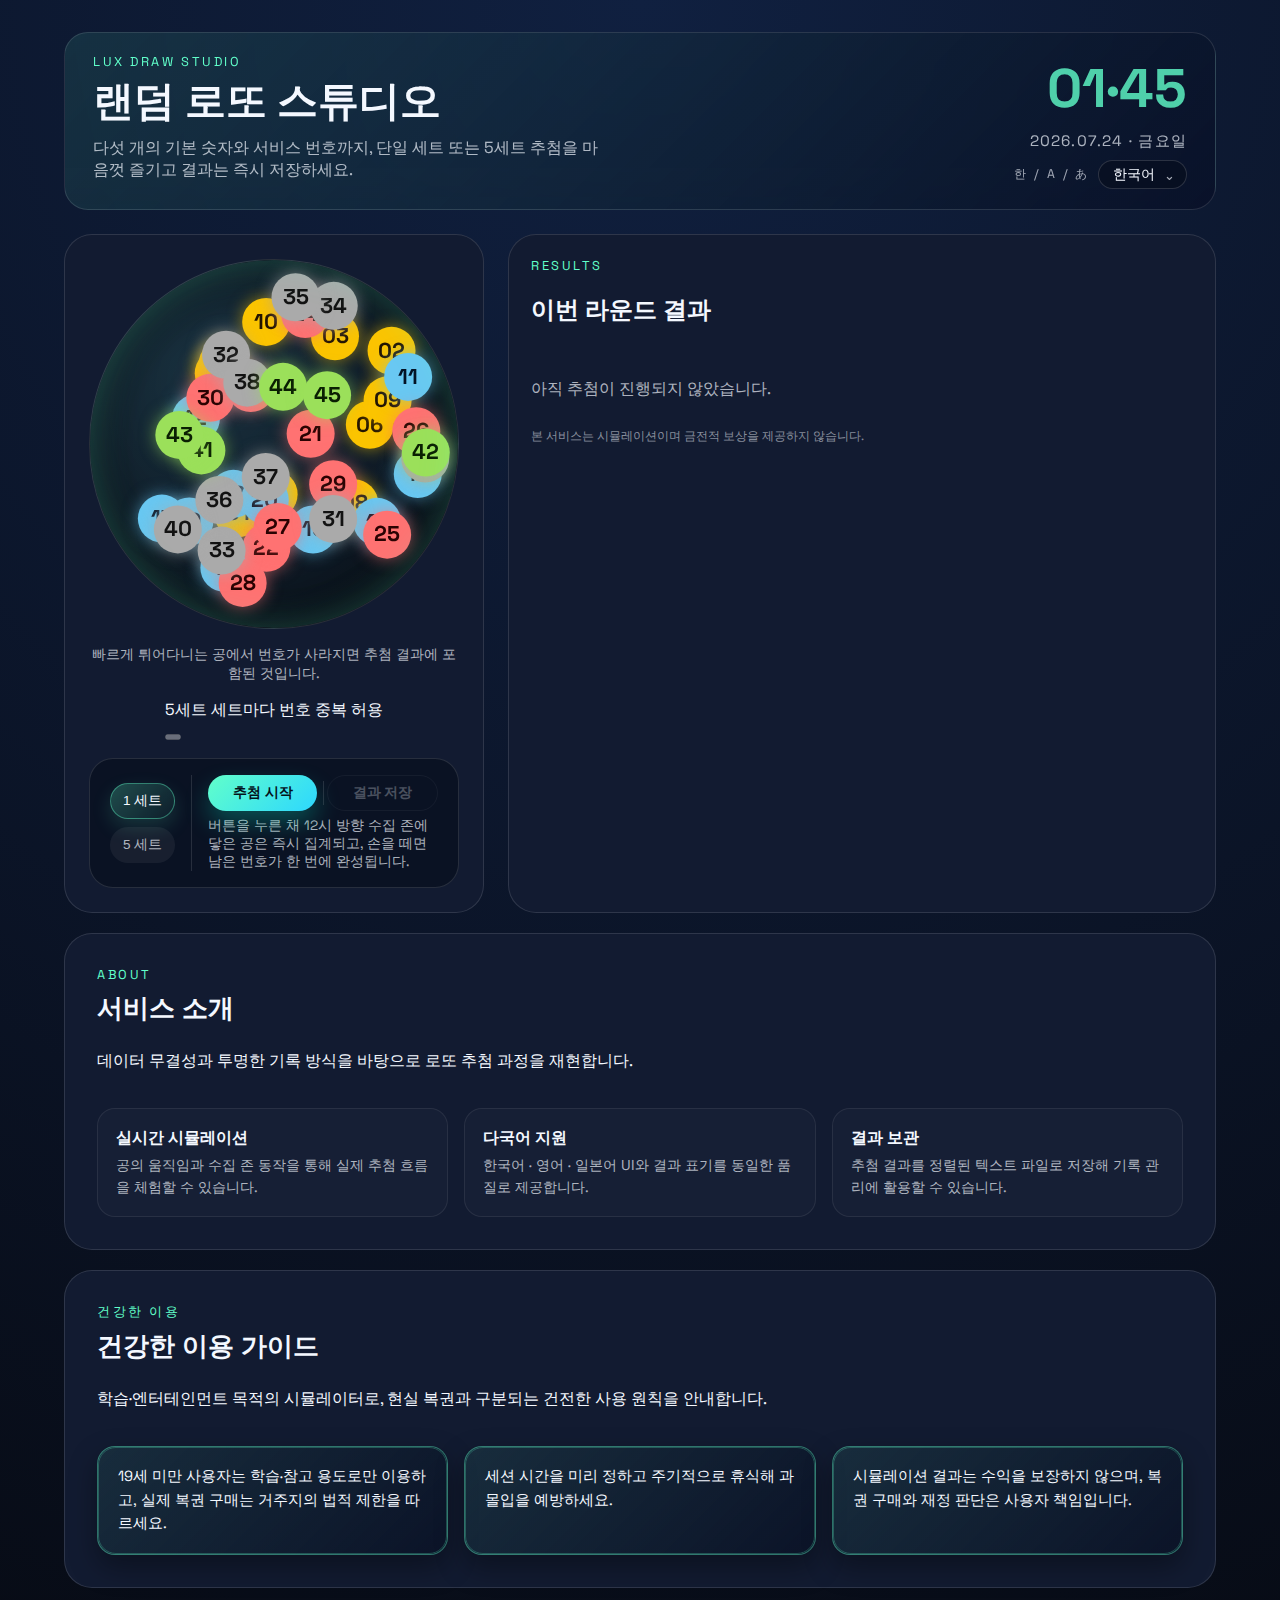
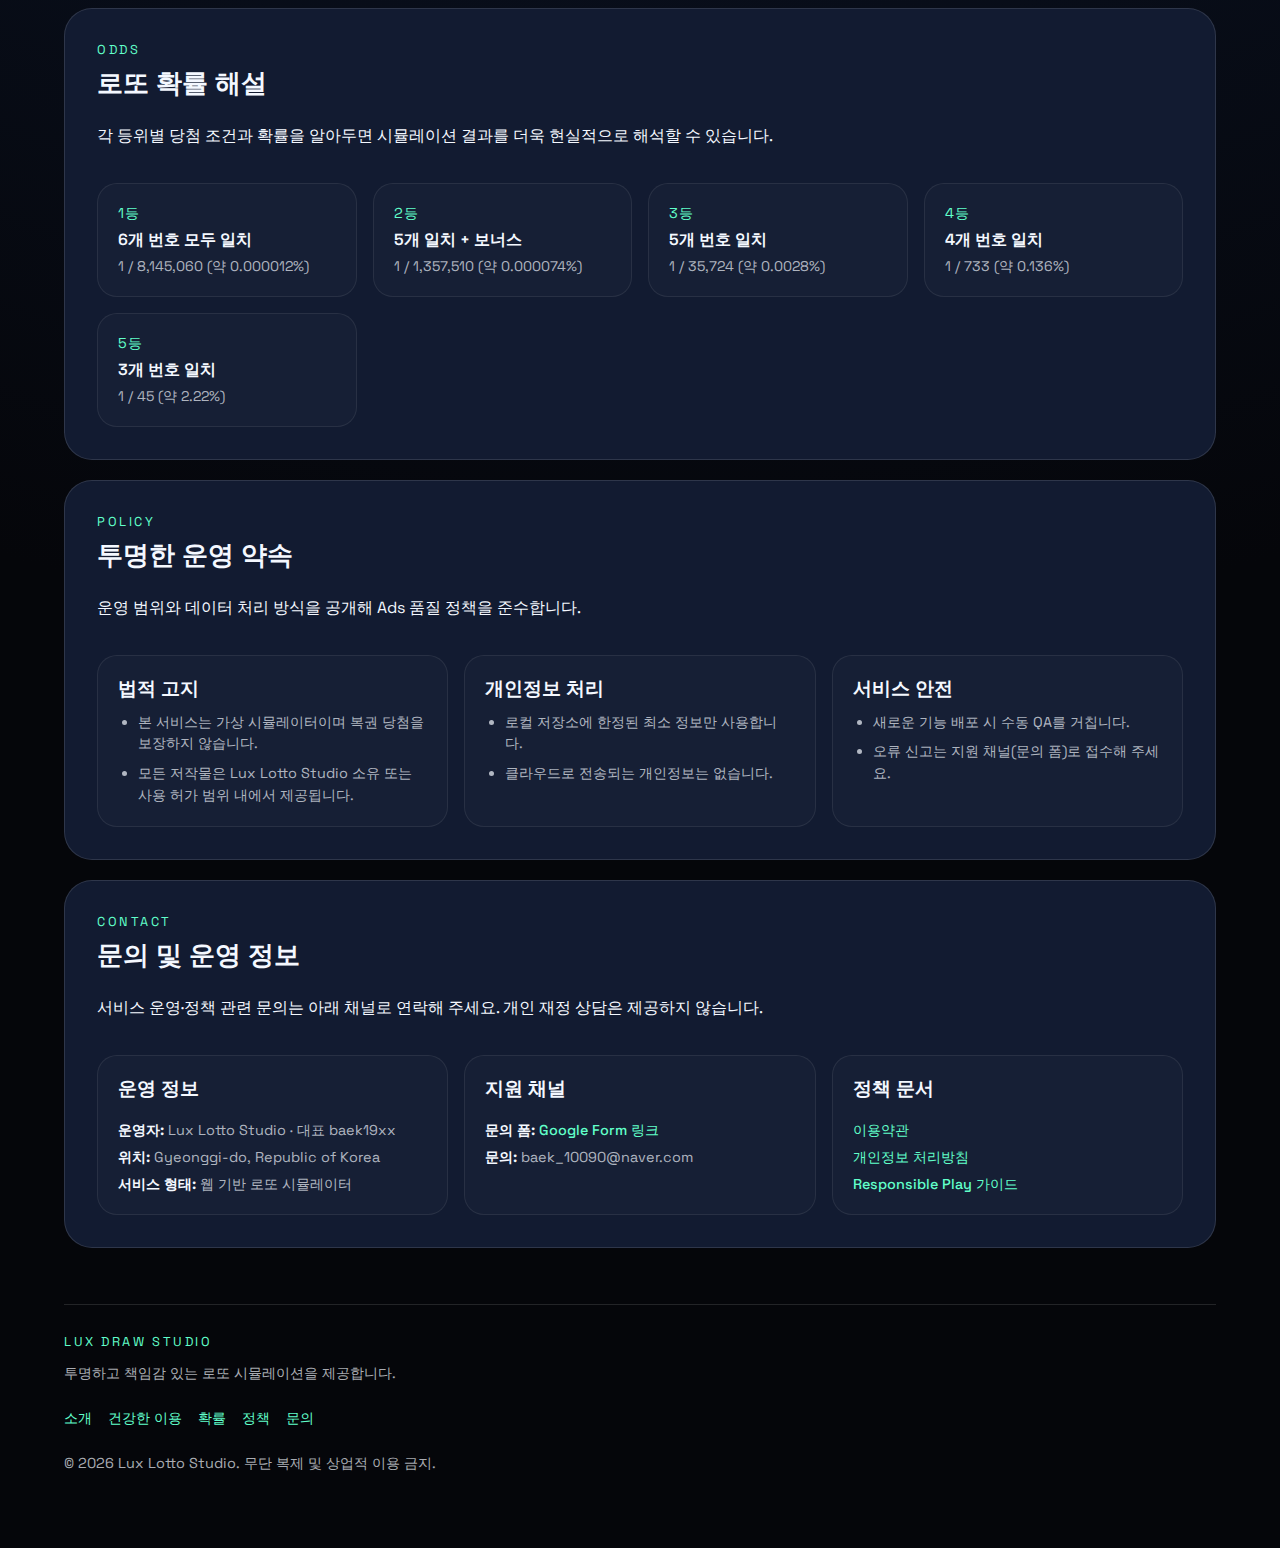
<file: lotto/index.html>
<!DOCTYPE html>
<html lang="ko">
  <head>
    <meta charset="UTF-8" />
    <meta name="viewport" content="width=device-width, initial-scale=1.0" />
    <meta name="google-adsense-account" content="ca-pub-5668095080661070" />
    <title>럭스 로또 추첨실</title>
    <script
      async
      src="https://pagead2.googlesyndication.com/pagead/js/adsbygoogle.js?client=ca-pub-5668095080661070"
      crossorigin="anonymous"
    ></script>
    <link rel="preconnect" href="https://fonts.googleapis.com" />
    <link rel="preconnect" href="https://fonts.gstatic.com" crossorigin />
    <link
      href="https://fonts.googleapis.com/css2?family=Space+Grotesk:wght@400;500;600;700&display=swap"
      rel="stylesheet"
    />
    <link rel="stylesheet" href="./styles.css" />
  </head>
  <body>
    <div class="page-shell">
      <header class="hero">
        <div class="hero-content">
          <p class="eyebrow">LUX DRAW STUDIO</p>
          <h1 id="heroTitle">Refined Lotto Drawing Experience</h1>
          <p class="subtitle" id="heroSubtitle">
            다섯 개의 기본 숫자와 서비스 번호까지, 단일 세트 또는 5세트 추첨을 마음껏 즐겨보세요.
            결과는 즉시 저장할 수도 있습니다.
          </p>
        </div>
        <div class="hero-accent">
          <div class="accent-number">01·45</div>
          <p id="heroDate" class="hero-date"></p>
          <div class="lang-picker">
            <span class="lang-label" aria-hidden="true">한 / A / あ</span>
            <label class="visually-hidden" for="languageSelect">언어 선택</label>
            <select id="languageSelect">
              <option value="ko">한국어</option>
              <option value="en">English</option>
              <option value="ja">日本語</option>
            </select>
          </div>
        </div>
      </header>

      <main class="lotto-app">
        <section class="experience-layout">
          <div class="arena-stack">
            <div class="arena-wrapper">
              <div class="arena" aria-live="polite">
                <canvas id="ballCanvas"></canvas>
                <div id="collectionZone" class="collection-zone" aria-hidden="true"></div>
                <div class="orb-glow"></div>
              </div>
              <p class="arena-caption" id="arenaCaption">
                빠르게 튀어다니는 공에서 번호가 사라지면 추첨 결과에 포함된 것입니다.
              </p>
              <div class="option-toggle disabled" id="duplicateToggle" role="group" aria-label="추가 옵션">
                <div class="toggle-copy">
                  <span class="toggle-label" id="duplicateToggleLabel">5세트 세트마다 번호 중복 허용</span>
                </div>
                <button
                  type="button"
                  class="toggle-switch"
                  id="duplicateToggleBtn"
                  aria-pressed="false"
                  aria-label="5세트 세트마다 번호 중복 허용"
                  disabled
                >
                  <span class="toggle-thumb"></span>
                </button>
              </div>
              <section class="controls-strip" aria-label="추첨 제어">
                <div class="mode-block">
                  <div class="mode-buttons" role="group" aria-label="추첨 모드 선택">
                    <button class="mode-btn active" data-mode="single">1 세트</button>
                    <button class="mode-btn" data-mode="multi">5 세트</button>
                  </div>
                </div>

                <div class="actions-block">
                  <div class="primary-actions">
                    <button id="drawBtn" class="action-btn">
                      추첨 시작
                    </button>
                    <button id="saveBtn" class="ghost-btn" disabled>
                      결과 저장
                    </button>
                  </div>
                  <p class="meta-text" id="metaText">
                    새 추첨 시 자동 초기화 후 다시 진행됩니다.
                  </p>
                </div>
              </section>
            </div>
          </div>
          <div class="side-panel">
            <section class="results-panel">
              <header>
                <div>
                  <p class="eyebrow" id="resultsEyebrow">RESULTS</p>
                  <h2 id="resultsHeading">이번 라운드 결과</h2>
                </div>
              </header>
              <div id="resultsContainer" class="results-list empty">
                <p>아직 추첨이 진행되지 않았습니다.</p>
              </div>
              <p class="results-disclaimer" id="resultsDisclaimer">
                본 서비스는 시뮬레이션이며 금전적 보상을 제공하지 않습니다.
              </p>
            </section>
          </div>
        </section>

        <section id="infoSection" class="content-section" aria-labelledby="infoHeading">
          <header class="section-header">
            <p class="eyebrow" id="infoEyebrow">ABOUT</p>
            <h2 id="infoHeading">서비스 소개</h2>
            <p id="infoIntro">
              데이터 무결성과 투명한 기록 방식을 바탕으로 로또 추첨 과정을 재현합니다.
            </p>
          </header>
          <div class="info-grid" id="infoGrid"></div>
        </section>

        <section id="responsibleSection" class="content-section" aria-labelledby="responsibleHeading">
          <header class="section-header">
            <p class="eyebrow" id="responsibleEyebrow">RESPONSIBLE PLAY</p>
            <h2 id="responsibleHeading">책임감 있는 이용 안내</h2>
            <p id="responsibleIntro">
              본 서비스는 확률형 게임 경험을 위한 시뮬레이터이며 실제 복권 구매와 금전적 이익을 제공하지 않습니다.
            </p>
          </header>
          <ul class="pillars-list" id="responsibleList" aria-label="책임감 있는 이용 원칙"></ul>
        </section>

        <section id="oddsSection" class="content-section" aria-labelledby="oddsHeading">
          <header class="section-header">
            <p class="eyebrow" id="oddsEyebrow">ODDS</p>
            <h2 id="oddsHeading">로또 확률 해설</h2>
            <p id="oddsIntro">
              각 조합의 난이도와 당첨 확률을 참고해 시뮬레이션 결과를 해석하세요.
            </p>
          </header>
          <div class="odds-grid" id="oddsGrid" role="list"></div>
        </section>

        <section id="policySection" class="content-section" aria-labelledby="policyHeading">
          <header class="section-header">
            <p class="eyebrow" id="policyEyebrow">POLICY</p>
            <h2 id="policyHeading">투명한 운영 약속</h2>
            <p id="policyIntro">
              이용약관, 개인정보 처리, 데이터 보관 정책을 공개하여 신뢰할 수 있는 서비스를 지향합니다.
            </p>
          </header>
          <div class="policy-columns">
            <article class="policy-card">
              <h3 id="policyLegalTitle">법적 고지</h3>
              <ul id="policyLegalList" class="policy-list"></ul>
            </article>
            <article class="policy-card">
              <h3 id="policyPrivacyTitle">개인정보 처리</h3>
              <ul id="policyPrivacyList" class="policy-list"></ul>
            </article>
            <article class="policy-card">
              <h3 id="policySafetyTitle">서비스 안전</h3>
              <ul id="policySafetyList" class="policy-list"></ul>
            </article>
          </div>
        </section>

        <section id="contactSection" class="content-section" aria-labelledby="contactHeading">
          <header class="section-header">
            <p class="eyebrow" id="contactEyebrow">CONTACT</p>
            <h2 id="contactHeading">문의 및 운영 정보</h2>
            <p id="contactIntro">
              운영자 정보와 연락처를 아래에서 확인할 수 있습니다.
            </p>
          </header>
          <div class="contact-grid">
            <article class="contact-card">
              <h3 id="contactOpsTitle">운영 정보</h3>
              <ul id="contactOpsList"></ul>
            </article>
            <article class="contact-card">
              <h3 id="contactSupportTitle">지원 채널</h3>
              <ul id="contactSupportList"></ul>
            </article>
            <article class="contact-card">
              <h3 id="contactDocsTitle">정책 문서</h3>
              <ul id="contactDocsList"></ul>
            </article>
          </div>
        </section>
      </main>

      <footer class="site-footer">
        <div class="footer-meta">
          <p class="eyebrow">LUX DRAW STUDIO</p>
          <p id="footerTagline">투명하고 책임감 있는 로또 시뮬레이션을 제공합니다.</p>
        </div>
        <div class="footer-links" aria-label="푸터 탐색">
          <a href="#infoSection" data-nav="info">소개</a>
          <a href="#responsibleSection" data-nav="responsible">책임 이용</a>
          <a href="#oddsSection" data-nav="odds">확률</a>
          <a href="#policySection" data-nav="policy">정책</a>
          <a href="#contactSection" data-nav="contact">문의</a>
        </div>
        <p class="footer-note">
          <span id="footerCopyright">
            © <span id="footerYear"></span> Lux Lotto Studio.
          </span>
          <span id="footerLegalNote">All rights reserved.</span>
        </p>
      </footer>
    </div>

    <script src="./scripts/app.js"></script>
  </body>
</html>
</file>
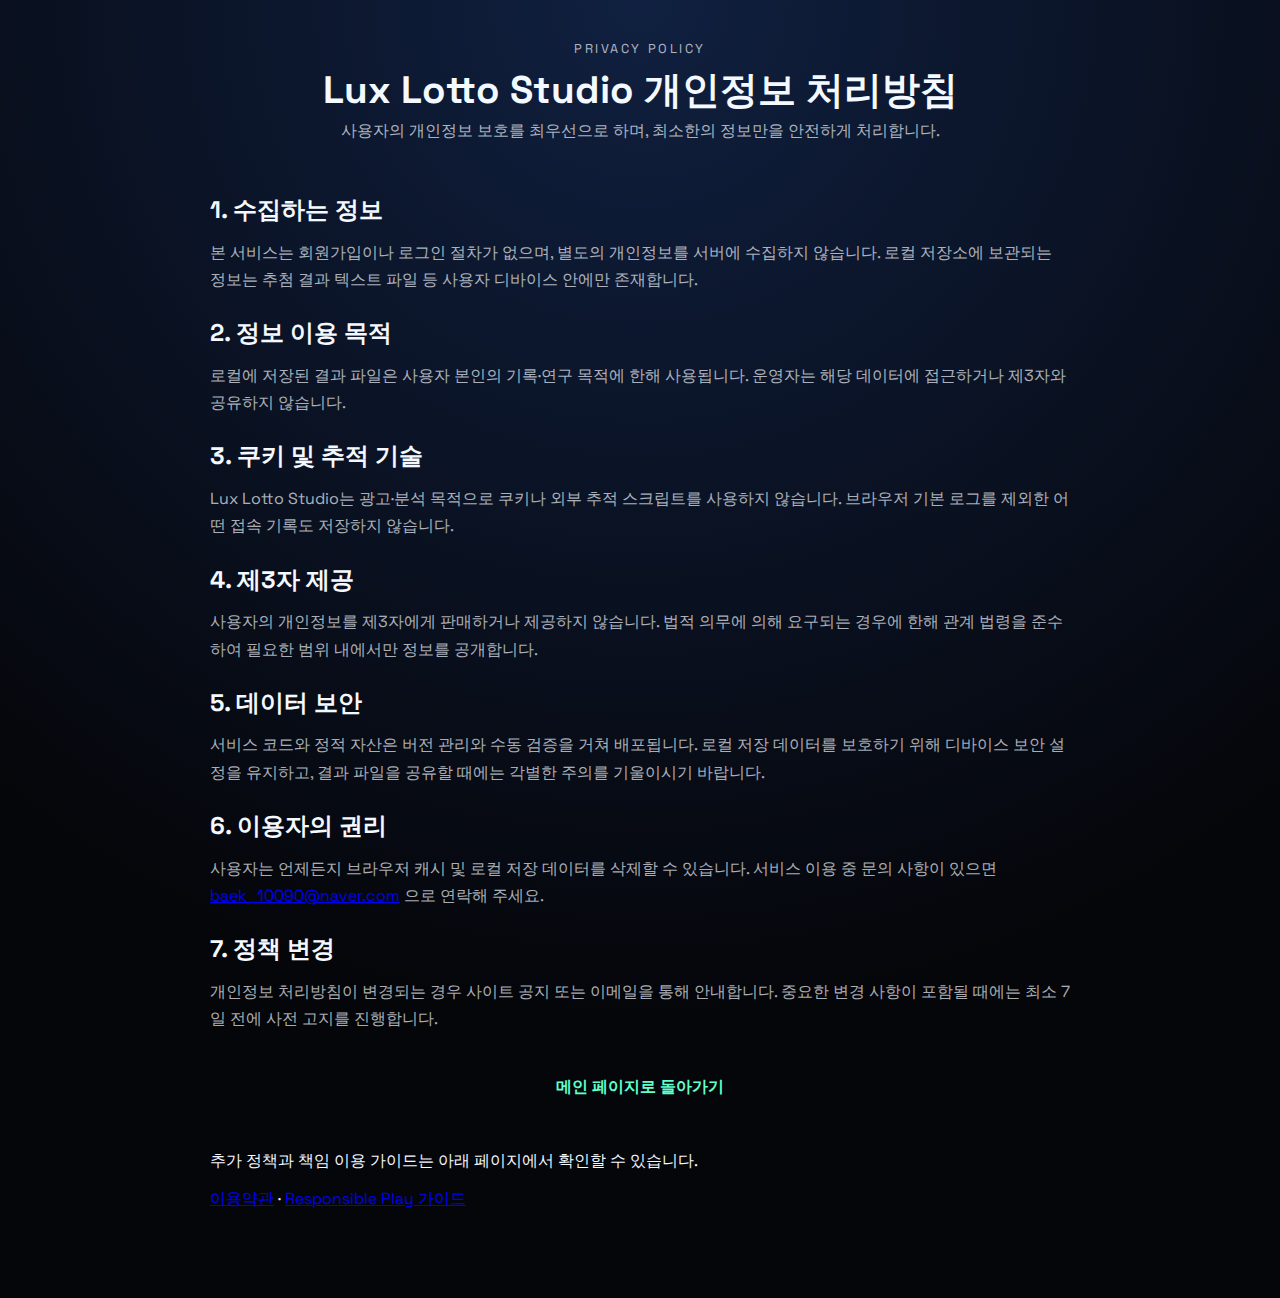
<file: lotto/privacy.html>
<!DOCTYPE html>
<html lang="ko">
  <head>
    <meta charset="UTF-8" />
    <meta name="viewport" content="width=device-width, initial-scale=1.0" />
    <meta
      name="description"
      content="Lux Lotto Studio 개인정보 처리방침: 수집하지 않는 데이터, 정보 이용 목적, 쿠키 정책, 보안 절차를 확인하세요."
    />
    <link rel="canonical" href="https://baek19xx-site-02.pages.dev/privacy.html" />
    <meta property="og:title" content="Lux Lotto Studio 개인정보 처리방침" />
    <meta
      property="og:description"
      content="Lux Lotto Studio가 어떤 정보를 수집하고 보호하는지, 개인정보 권리를 어떻게 보장하는지 안내합니다."
    />
    <meta property="og:type" content="article" />
    <meta property="og:url" content="https://baek19xx-site-02.pages.dev/privacy.html" />
    <meta property="og:site_name" content="Lux Lotto Studio" />
    <meta name="twitter:card" content="summary" />
    <meta name="twitter:title" content="Lux Lotto Studio 개인정보 처리방침" />
    <meta
      name="twitter:description"
      content="데이터 수집·이용·보안 정책과 이용자 권리를 명확히 안내하는 Lux Lotto Studio 개인정보 처리방침."
    />
    <title>Privacy Policy - Lux Lotto Studio</title>
    <!-- Google tag (gtag.js) -->
    <script async src="https://www.googletagmanager.com/gtag/js?id=G-WKK1PHMNVP"></script>
    <script>
      window.dataLayer = window.dataLayer || [];
      function gtag() {
        dataLayer.push(arguments);
      }
      gtag('js', new Date());

      gtag('config', 'G-WKK1PHMNVP');
    </script>
    <script type="text/javascript">
      (function (c, l, a, r, i, t, y) {
        c[a] =
          c[a] ||
          function () {
            (c[a].q = c[a].q || []).push(arguments);
          };
        t = l.createElement(r);
        t.async = 1;
        t.src = 'https://www.clarity.ms/tag/' + i;
        y = l.getElementsByTagName(r)[0];
        y.parentNode.insertBefore(t, y);
      })(window, document, 'clarity', 'script', 'v2q35loil4');
    </script>
    <link rel="preconnect" href="https://fonts.googleapis.com" />
    <link rel="preconnect" href="https://fonts.gstatic.com" crossorigin />
    <link
      href="https://fonts.googleapis.com/css2?family=Space+Grotesk:wght@400;500;600;700&display=swap"
      rel="stylesheet"
    />
    <link rel="stylesheet" href="./styles.css" />
  </head>
  <body>
    <div class="page-shell legal-wrapper">
      <div class="legal-heading">
        <p class="eyebrow">PRIVACY POLICY</p>
        <h1>Lux Lotto Studio 개인정보 처리방침</h1>
        <p>사용자의 개인정보 보호를 최우선으로 하며, 최소한의 정보만을 안전하게 처리합니다.</p>
      </div>

      <section class="legal-body">
        <h2>1. 수집하는 정보</h2>
        <p>
          본 서비스는 회원가입이나 로그인 절차가 없으며, 별도의 개인정보를 서버에 수집하지 않습니다. 로컬 저장소에
          보관되는 정보는 추첨 결과 텍스트 파일 등 사용자 디바이스 안에만 존재합니다.
        </p>

        <h2>2. 정보 이용 목적</h2>
        <p>
          로컬에 저장된 결과 파일은 사용자 본인의 기록·연구 목적에 한해 사용됩니다. 운영자는 해당 데이터에 접근하거나
          제3자와 공유하지 않습니다.
        </p>

        <h2>3. 쿠키 및 추적 기술</h2>
        <p>
          Lux Lotto Studio는 광고·분석 목적으로 쿠키나 외부 추적 스크립트를 사용하지 않습니다. 브라우저 기본 로그를 제외한
          어떤 접속 기록도 저장하지 않습니다.
        </p>

        <h2>4. 제3자 제공</h2>
        <p>
          사용자의 개인정보를 제3자에게 판매하거나 제공하지 않습니다. 법적 의무에 의해 요구되는 경우에 한해 관계 법령을 준수하여
          필요한 범위 내에서만 정보를 공개합니다.
        </p>

        <h2>5. 데이터 보안</h2>
        <p>
          서비스 코드와 정적 자산은 버전 관리와 수동 검증을 거쳐 배포됩니다. 로컬 저장 데이터를 보호하기 위해 디바이스 보안 설정을
          유지하고, 결과 파일을 공유할 때에는 각별한 주의를 기울이시기 바랍니다.
        </p>

        <h2>6. 이용자의 권리</h2>
        <p>
          사용자는 언제든지 브라우저 캐시 및 로컬 저장 데이터를 삭제할 수 있습니다. 서비스 이용 중 문의 사항이 있으면
          <a href="mailto:baek_10090@naver.com">baek_10090@naver.com</a> 으로 연락해 주세요.
        </p>

        <h2>7. 정책 변경</h2>
        <p>
          개인정보 처리방침이 변경되는 경우 사이트 공지 또는 이메일을 통해 안내합니다. 중요한 변경 사항이 포함될 때에는
          최소 7일 전에 사전 고지를 진행합니다.
        </p>
      </section>

      <p class="doc-back-link"><a href="./index.html">메인 페이지로 돌아가기</a></p>
      <section class="doc-related" aria-label="관련 정책 문서">
        <p>추가 정책과 책임 이용 가이드는 아래 페이지에서 확인할 수 있습니다.</p>
        <p>
          <a href="./terms.html">이용약관</a> ·
          <a href="./responsible-play.html">Responsible Play 가이드</a>
        </p>
      </section>
    </div>
  </body>
</html>
</file>
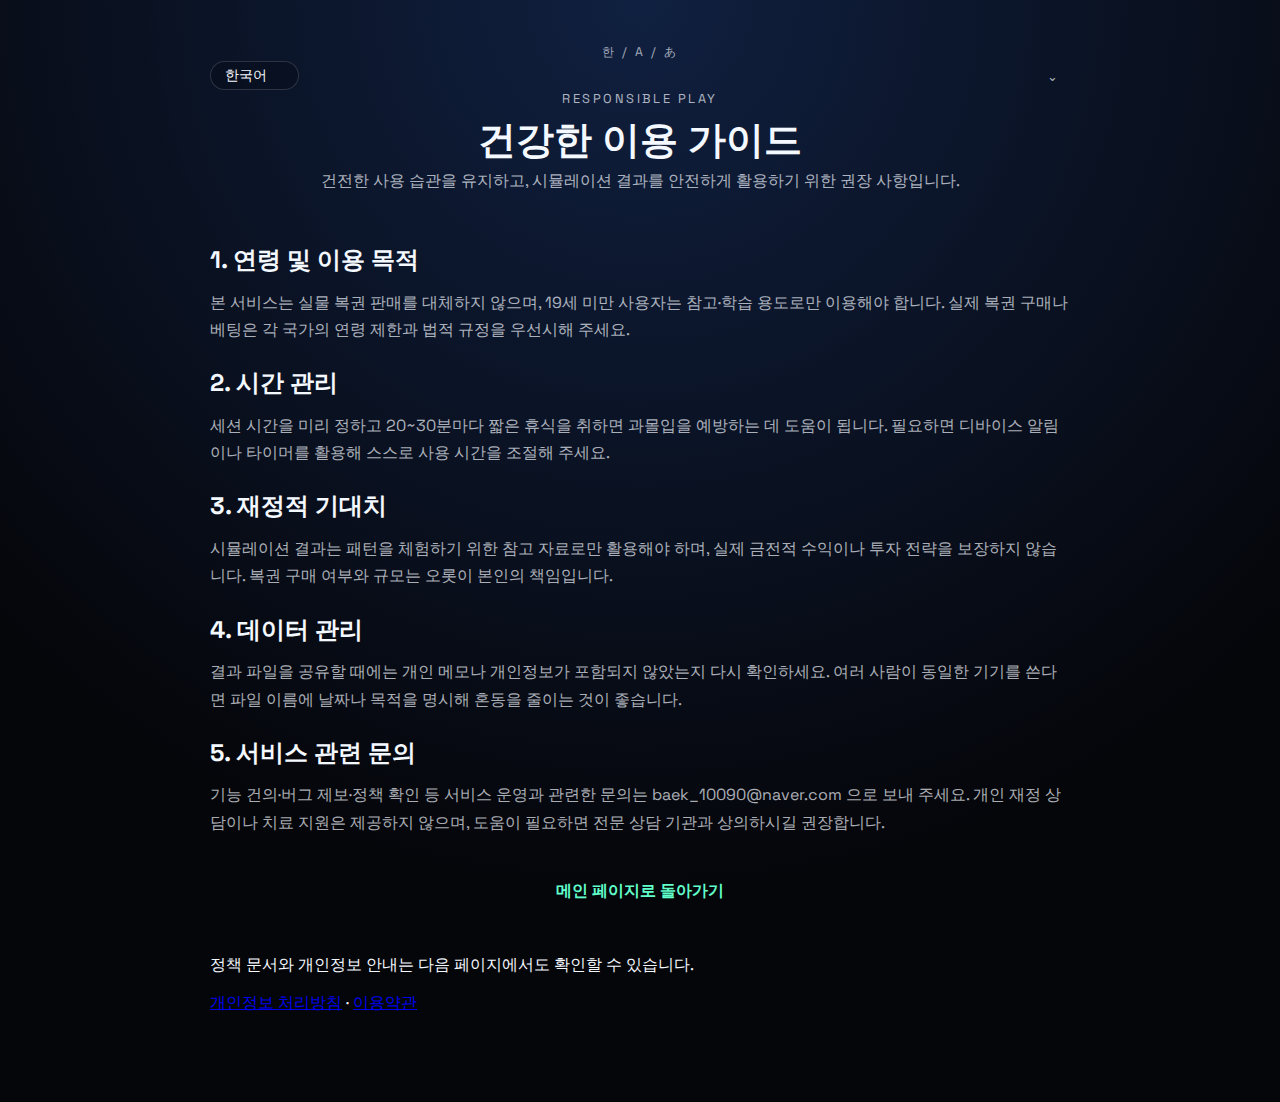
<file: lotto/responsible-play.html>
<!DOCTYPE html>
<html lang="ko">
  <head>
    <meta charset="UTF-8" />
    <meta name="viewport" content="width=device-width, initial-scale=1.0" />
    <meta
      name="description"
      content="Lux Lotto Studio 책임감 있는 이용 가이드: 연령 제한, 시간 관리, 재정적 책임, 데이터 관리, 상담 안내를 확인하세요."
    />
    <link rel="canonical" href="https://baek19xx-site-02.pages.dev/responsible-play.html" />
    <meta property="og:title" content="Lux Lotto Studio 책임감 있는 이용 안내" />
    <meta
      property="og:description"
      content="장시간 사용을 피하고 재정적 기대를 관리하며, 필요 시 도움을 요청하는 Responsible Play 원칙을 안내합니다."
    />
    <meta property="og:type" content="article" />
    <meta property="og:url" content="https://baek19xx-site-02.pages.dev/responsible-play.html" />
    <meta property="og:site_name" content="Lux Lotto Studio" />
    <meta name="twitter:card" content="summary" />
    <meta name="twitter:title" content="Lux Lotto Studio 책임감 있는 이용 안내" />
    <meta
      name="twitter:description"
      content="건강한 사용 습관과 데이터 관리, 상담 안내까지 Responsible Play 가이드를 통해 확인할 수 있습니다."
    />
    <title>Responsible Play - Lux Lotto Studio</title>
    <!-- Google tag (gtag.js) -->
    <script async src="https://www.googletagmanager.com/gtag/js?id=G-WKK1PHMNVP"></script>
    <script>
      window.dataLayer = window.dataLayer || [];
      function gtag() {
        dataLayer.push(arguments);
      }
      gtag('js', new Date());

      gtag('config', 'G-WKK1PHMNVP');
    </script>
    <script type="text/javascript">
      (function (c, l, a, r, i, t, y) {
        c[a] =
          c[a] ||
          function () {
            (c[a].q = c[a].q || []).push(arguments);
          };
        t = l.createElement(r);
        t.async = 1;
        t.src = 'https://www.clarity.ms/tag/' + i;
        y = l.getElementsByTagName(r)[0];
        y.parentNode.insertBefore(t, y);
      })(window, document, 'clarity', 'script', 'v2q35loil4');
    </script>
    <link rel="preconnect" href="https://fonts.googleapis.com" />
    <link rel="preconnect" href="https://fonts.gstatic.com" crossorigin />
    <link
      href="https://fonts.googleapis.com/css2?family=Space+Grotesk:wght@400;500;600;700&display=swap"
      rel="stylesheet"
    />
    <link rel="stylesheet" href="./styles.css" />
  </head>
  <body data-page="responsible">
    <div class="page-shell legal-wrapper">
      <div class="legal-heading">
        <div class="accent-lang legal-lang">
          <span class="lang-label" aria-hidden="true">한 / A / あ</span>
          <label class="visually-hidden" for="languageSelect" id="languageSelectLabel">언어 선택</label>
          <div class="lang-picker">
            <select id="languageSelect" aria-label="언어 선택">
              <option value="ko">한국어</option>
              <option value="en">English</option>
              <option value="ja">日本語</option>
            </select>
          </div>
        </div>
        <p class="eyebrow" id="legalEyebrow"></p>
        <h1 id="legalTitle"></h1>
        <p id="legalIntro"></p>
      </div>

      <section class="legal-body" id="legalBody"></section>

      <p class="doc-back-link"><a href="./index.html" id="docBackLink"></a></p>
      <section class="doc-related" aria-label="관련 정책 문서">
        <p id="docRelatedIntro"></p>
        <p id="docRelatedLinks"></p>
      </section>
    </div>
    <script defer src="./scripts/legal-i18n.js"></script>
  </body>
</html>
</file>
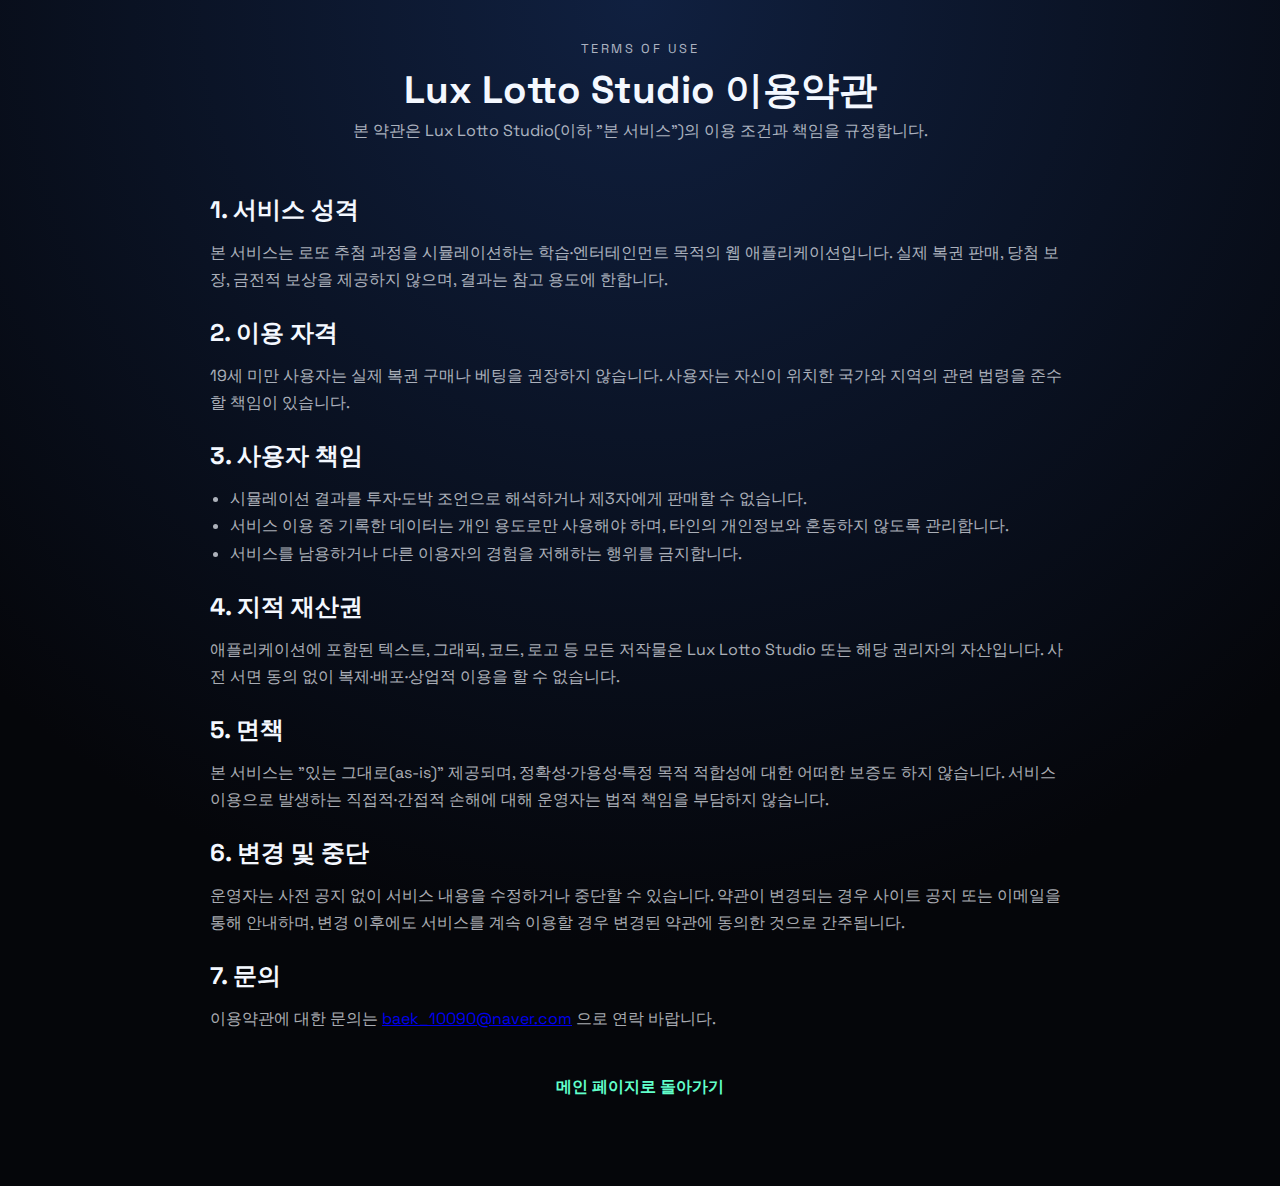
<file: lotto/terms.html>
<!DOCTYPE html>
<html lang="ko">
  <head>
    <meta charset="UTF-8" />
    <meta name="viewport" content="width=device-width, initial-scale=1.0" />
    <title>이용약관 · Lux Lotto Studio</title>
    <!-- Google tag (gtag.js) -->
    <script async src="https://www.googletagmanager.com/gtag/js?id=G-WKK1PHMNVP"></script>
    <script>
      window.dataLayer = window.dataLayer || [];
      function gtag() {
        dataLayer.push(arguments);
      }
      gtag('js', new Date());

      gtag('config', 'G-WKK1PHMNVP');
    </script>
    <script type="text/javascript">
      (function (c, l, a, r, i, t, y) {
        c[a] =
          c[a] ||
          function () {
            (c[a].q = c[a].q || []).push(arguments);
          };
        t = l.createElement(r);
        t.async = 1;
        t.src = 'https://www.clarity.ms/tag/' + i;
        y = l.getElementsByTagName(r)[0];
        y.parentNode.insertBefore(t, y);
      })(window, document, 'clarity', 'script', 'v2q35loil4');
    </script>
    <link rel="preconnect" href="https://fonts.googleapis.com" />
    <link rel="preconnect" href="https://fonts.gstatic.com" crossorigin />
    <link
      href="https://fonts.googleapis.com/css2?family=Space+Grotesk:wght@400;500;600;700&display=swap"
      rel="stylesheet"
    />
    <link rel="stylesheet" href="./styles.css" />
  </head>
  <body>
    <div class="page-shell legal-wrapper">
      <div class="legal-heading">
        <p class="eyebrow">TERMS OF USE</p>
        <h1>Lux Lotto Studio 이용약관</h1>
        <p>본 약관은 Lux Lotto Studio(이하 "본 서비스")의 이용 조건과 책임을 규정합니다.</p>
      </div>

      <section class="legal-body">
        <h2>1. 서비스 성격</h2>
        <p>
          본 서비스는 로또 추첨 과정을 시뮬레이션하는 학습·엔터테인먼트 목적의 웹 애플리케이션입니다.
          실제 복권 판매, 당첨 보장, 금전적 보상을 제공하지 않으며, 결과는 참고 용도에 한합니다.
        </p>

        <h2>2. 이용 자격</h2>
        <p>
          19세 미만 사용자는 실제 복권 구매나 베팅을 권장하지 않습니다. 사용자는 자신이 위치한 국가와 지역의
          관련 법령을 준수할 책임이 있습니다.
        </p>

        <h2>3. 사용자 책임</h2>
        <ul>
          <li>시뮬레이션 결과를 투자·도박 조언으로 해석하거나 제3자에게 판매할 수 없습니다.</li>
          <li>서비스 이용 중 기록한 데이터는 개인 용도로만 사용해야 하며, 타인의 개인정보와 혼동하지 않도록 관리합니다.</li>
          <li>서비스를 남용하거나 다른 이용자의 경험을 저해하는 행위를 금지합니다.</li>
        </ul>

        <h2>4. 지적 재산권</h2>
        <p>
          애플리케이션에 포함된 텍스트, 그래픽, 코드, 로고 등 모든 저작물은 Lux Lotto Studio 또는 해당 권리자의
          자산입니다. 사전 서면 동의 없이 복제·배포·상업적 이용을 할 수 없습니다.
        </p>

        <h2>5. 면책</h2>
        <p>
          본 서비스는 "있는 그대로(as-is)" 제공되며, 정확성·가용성·특정 목적 적합성에 대한 어떠한 보증도 하지
          않습니다. 서비스 이용으로 발생하는 직접적·간접적 손해에 대해 운영자는 법적 책임을 부담하지 않습니다.
        </p>

        <h2>6. 변경 및 중단</h2>
        <p>
          운영자는 사전 공지 없이 서비스 내용을 수정하거나 중단할 수 있습니다. 약관이 변경되는 경우
          사이트 공지 또는 이메일을 통해 안내하며, 변경 이후에도 서비스를 계속 이용할 경우 변경된 약관에 동의한 것으로 간주됩니다.
        </p>

        <h2>7. 문의</h2>
        <p>
          이용약관에 대한 문의는 <a href="mailto:baek_10090@naver.com">baek_10090@naver.com</a> 으로 연락 바랍니다.
        </p>
      </section>

      <p class="doc-back-link"><a href="./index.html">메인 페이지로 돌아가기</a></p>
    </div>
  </body>
</html>
</file>
<file: lotto/styles.css>
:root {
  --bg: #06080f;
  --bg-alt: #0b1325;
  --surface: #121b31;
  --surface-soft: rgba(255, 255, 255, 0.06);
  --accent: #61ffca;
  --accent-strong: #f5a623;
  --text: #f4f8ff;
  --muted: rgba(244, 248, 255, 0.7);
  --border: rgba(255, 255, 255, 0.12);
  --danger: #ff5686;
  font-family: 'Space Grotesk', sans-serif;
}

* {
  box-sizing: border-box;
}

body {
  margin: 0;
  min-height: 100vh;
  background: radial-gradient(circle at top, #102040 0%, #05060a 70%);
  color: var(--text);
  font-family: 'Space Grotesk', sans-serif;
  user-select: none;
  -webkit-user-select: none;
  -ms-user-select: none;
  touch-action: manipulation;
}

input,
textarea,
select {
  user-select: auto;
  -webkit-user-select: auto;
  -ms-user-select: auto;
}

.page-shell {
  max-width: 1200px;
  margin: 0 auto;
  padding: 32px 24px 48px;
  min-height: 100vh;
  display: flex;
  flex-direction: column;
  gap: 24px;
}

.hero {
  display: flex;
  justify-content: space-between;
  gap: 24px;
  padding: 20px 28px;
  background: linear-gradient(135deg, rgba(97, 255, 202, 0.1), rgba(9, 17, 41, 0.9));
  border: 1px solid var(--border);
  border-radius: 24px;
  backdrop-filter: blur(18px);
}

.hero h1 {
  margin: 4px 0 8px;
  font-size: clamp(1.8rem, 3.2vw, 2.6rem);
}

.hero .subtitle {
  margin: 0;
  color: var(--muted);
  max-width: 520px;
  line-height: 1.4;
}

.hero-accent {
  display: flex;
  flex-direction: column;
  align-items: flex-end;
  justify-content: center;
  gap: 8px;
  color: rgba(97, 255, 202, 0.8);
}

.accent-number {
  font-size: clamp(1.8rem, 4.8vw, 3.4rem);
  font-weight: 700;
}

.hero-date {
  margin: 0;
  font-size: 0.95rem;
  letter-spacing: 0.08em;
  color: rgba(244, 248, 255, 0.7);
}

.lang-picker {
  position: relative;
  display: flex;
  align-items: center;
  gap: 8px;
}

.lang-label {
  font-size: 0.78rem;
  letter-spacing: 0.2em;
  color: rgba(244, 248, 255, 0.65);
}

.lang-picker select {
  background: rgba(6, 14, 28, 0.6);
  color: var(--text);
  border: 1px solid rgba(255, 255, 255, 0.15);
  border-radius: 999px;
  padding: 6px 28px 6px 14px;
  font-size: 0.85rem;
  appearance: none;
  cursor: pointer;
}

.lang-picker::after {
  content: '⌄';
  position: absolute;
  right: 12px;
  top: 50%;
  transform: translateY(-50%);
  font-size: 0.8rem;
  pointer-events: none;
  color: rgba(244, 248, 255, 0.7);
}

.visually-hidden {
  position: absolute;
  width: 1px;
  height: 1px;
  padding: 0;
  margin: -1px;
  overflow: hidden;
  clip: rect(0, 0, 0, 0);
  white-space: nowrap;
  border: 0;
}

.eyebrow {
  letter-spacing: 0.2em;
  font-size: 0.8rem;
  color: var(--accent);
  margin: 0;
}

.subtitle {
  color: var(--muted);
}

.lotto-app {
  flex: 1;
  display: flex;
  flex-direction: column;
  gap: 20px;
}

.controls-strip {
  display: flex;
  gap: 16px;
  align-items: stretch;
  background: rgba(6, 14, 28, 0.65);
  border: 1px solid var(--border);
  border-radius: 24px;
  padding: 16px 20px;
  width: 100%;
}

.arena-wrapper .controls-strip {
  max-width: 420px;
}

.mode-block {
  flex: 0 0 auto;
  display: flex;
  flex-direction: column;
  justify-content: center;
}

.actions-block {
  flex: 1;
  display: flex;
  flex-direction: column;
  gap: 6px;
  border-left: 1px solid var(--border);
  padding-left: 16px;
}

.experience-layout {
  display: grid;
  grid-template-columns: minmax(320px, 420px) minmax(320px, 1fr);
  gap: 24px;
  align-items: stretch;
  width: 100%;
}

.arena-stack {
  display: flex;
  align-items: flex-start;
  justify-content: flex-start;
}

.arena-wrapper {
  background: var(--surface);
  border-radius: 28px;
  padding: 24px;
  border: 1px solid var(--border);
  display: flex;
  flex-direction: column;
  align-items: center;
  gap: 16px;
  width: 100%;
  max-width: 420px;
}

.arena {
  width: 100%;
  max-width: 380px;
  aspect-ratio: 1 / 1;
  border-radius: 50%;
  border: 1px solid var(--border);
  background: radial-gradient(circle at 30% 30%, rgba(97, 255, 202, 0.1), rgba(6, 8, 15, 0.9));
  position: relative;
  overflow: hidden;
  box-shadow: inset 0 0 60px rgba(0, 0, 0, 0.6);
}

.arena canvas {
  width: 100%;
  height: 100%;
  display: block;
}

.collection-zone {
  position: absolute;
  pointer-events: none;
  border: 2px dashed rgba(97, 255, 202, 0.7);
  background: radial-gradient(circle, rgba(97, 255, 202, 0.25), rgba(97, 255, 202, 0.05));
  border-radius: 50%;
  opacity: 0;
  transform: translate(-50%, -50%) scale(0.8);
  transition: opacity 0.2s ease, transform 0.2s ease;
  box-shadow: 0 0 18px rgba(97, 255, 202, 0.35);
}

.collection-zone.active {
  opacity: 1;
  transform: translate(-50%, -50%) scale(1);
}

.orb-glow {
  position: absolute;
  inset: 0;
  pointer-events: none;
  border-radius: 50%;
  box-shadow: inset 0 0 35px rgba(97, 255, 202, 0.25);
}

.arena-caption {
  text-align: center;
  color: var(--muted);
  margin: 0;
  font-size: 0.9rem;
}

.side-panel {
  flex: 1;
  display: flex;
  align-items: stretch;
}

.mode-control .label {
  font-size: 0.95rem;
  color: var(--muted);
  margin-bottom: 8px;
}

.mode-buttons {
  display: flex;
  flex-direction: column;
  gap: 8px;
}

.mode-btn {
  padding: 8px 12px;
  border-radius: 999px;
  border: 1px solid transparent;
  background: var(--surface-soft);
  color: var(--muted);
  font-size: 0.85rem;
  cursor: pointer;
  transition: all 0.2s ease;
  white-space: nowrap;
}

.mode-btn.active {
  background: linear-gradient(135deg, rgba(97, 255, 202, 0.25), rgba(97, 255, 202, 0.05));
  border-color: rgba(97, 255, 202, 0.4);
  color: var(--text);
  box-shadow: 0 8px 20px rgba(97, 255, 202, 0.15);
}

.mode-btn:focus-visible,
.action-btn:focus-visible,
.ghost-btn:focus-visible {
  outline: 2px solid var(--accent);
  outline-offset: 3px;
}

.primary-actions {
  display: flex;
  gap: 10px;
  position: relative;
}

.primary-actions::after {
  content: '';
  position: absolute;
  top: 6px;
  bottom: 6px;
  left: 50%;
  width: 1px;
  background: var(--border);
  pointer-events: none;
}

.action-btn,
.ghost-btn {
  flex: 1;
  padding: 8px 12px;
  border-radius: 999px;
  border: none;
  font-size: 0.85rem;
  font-weight: 600;
  cursor: pointer;
  transition: transform 0.2s ease, box-shadow 0.3s ease, background 0.3s ease;
  white-space: nowrap;
}

.action-btn {
  background: linear-gradient(135deg, #61ffca, #2dd7ff);
  color: #04121a;
  box-shadow: 0 12px 24px rgba(0, 255, 214, 0.25);
}

.action-btn.holding {
  background: linear-gradient(135deg, #ffe29d, #ffa99f);
  box-shadow: 0 12px 18px rgba(255, 169, 159, 0.25);
}

.action-btn:active {
  transform: translateY(1px);
}

.ghost-btn {
  background: transparent;
  color: var(--muted);
  border: 1px solid var(--border);
}

.ghost-btn:disabled {
  opacity: 0.4;
  cursor: not-allowed;
}

.meta-text {
  font-size: 0.85rem;
  color: var(--muted);
  margin: 0;
}

.results-panel {
  background: var(--surface);
  border-radius: 28px;
  padding: 22px;
  border: 1px solid var(--border);
  flex: 1;
  display: flex;
  flex-direction: column;
  height: 100%;
}

.results-panel header {
  display: flex;
  justify-content: space-between;
  align-items: center;
}

.results-disclaimer {
  margin-top: 12px;
  font-size: 0.78rem;
  color: var(--muted);
  opacity: 0.75;
  line-height: 1.4;
}

.results-list {
  margin-top: 16px;
  display: grid;
  grid-template-columns: repeat(2, minmax(280px, 1fr));
  gap: 12px;
}

.results-list.empty {
  color: var(--muted);
  display: block;
}

.content-section {
  background: var(--surface);
  border-radius: 28px;
  border: 1px solid var(--border);
  padding: 32px;
  display: flex;
  flex-direction: column;
  gap: 20px;
}

.section-header {
  display: flex;
  flex-direction: column;
  gap: 8px;
}

.section-header h2 {
  margin: 0;
  font-size: clamp(1.4rem, 2vw, 1.8rem);
}

.info-grid {
  display: grid;
  grid-template-columns: repeat(auto-fit, minmax(220px, 1fr));
  gap: 16px;
}

.odds-grid {
  display: grid;
  grid-template-columns: repeat(auto-fit, minmax(220px, 1fr));
  gap: 16px;
}

.odds-card {
  border-radius: 20px;
  border: 1px solid rgba(255, 255, 255, 0.08);
  background: rgba(255, 255, 255, 0.02);
  padding: 20px;
  display: flex;
  flex-direction: column;
  gap: 6px;
}

.odds-tier {
  margin: 0;
  font-size: 0.9rem;
  letter-spacing: 0.08em;
  color: var(--accent);
  text-transform: uppercase;
}

.odds-criteria {
  margin: 0;
  font-size: 1rem;
  color: var(--text);
  font-weight: 600;
}

.odds-probability {
  margin: 0;
  color: var(--muted);
  font-size: 0.88rem;
}

.info-card {
  padding: 18px;
  border-radius: 18px;
  border: 1px solid rgba(255, 255, 255, 0.08);
  background: rgba(255, 255, 255, 0.02);
  display: flex;
  flex-direction: column;
  gap: 6px;
}

.info-card h3 {
  margin: 0;
  font-size: 1rem;
}

.info-card p {
  margin: 0;
  color: var(--muted);
  font-size: 0.9rem;
  line-height: 1.5;
}

.pillars-list {
  display: grid;
  grid-template-columns: repeat(auto-fit, minmax(240px, 1fr));
  gap: 16px;
  margin: 0;
  padding: 0;
  list-style: none;
}

.pillar-item {
  border: 1px solid rgba(97, 255, 202, 0.4);
  border-radius: 18px;
  padding: 18px 20px;
  background: linear-gradient(135deg, rgba(97, 255, 202, 0.08), rgba(10, 18, 38, 0.8));
  line-height: 1.6;
  color: var(--text);
  font-size: 0.92rem;
  box-shadow: 0 12px 28px rgba(0, 0, 0, 0.35);
  position: relative;
  overflow: hidden;
}

.pillar-item::after {
  content: '';
  position: absolute;
  inset: 0;
  border-radius: inherit;
  border: 1px solid rgba(97, 255, 202, 0.25);
  pointer-events: none;
}

.policy-columns {
  display: grid;
  grid-template-columns: repeat(auto-fit, minmax(220px, 1fr));
  gap: 16px;
}

.policy-card {
  border: 1px solid rgba(255, 255, 255, 0.08);
  border-radius: 20px;
  padding: 20px;
  display: flex;
  flex-direction: column;
  gap: 10px;
  background: rgba(255, 255, 255, 0.02);
}

.policy-card h3 {
  margin: 0;
}

.policy-list {
  margin: 0;
  padding-left: 20px;
  color: var(--muted);
  display: flex;
  flex-direction: column;
  gap: 8px;
  font-size: 0.9rem;
  line-height: 1.5;
}

.contact-grid {
  display: grid;
  grid-template-columns: repeat(auto-fit, minmax(240px, 1fr));
  gap: 16px;
}

.contact-card {
  border: 1px solid rgba(255, 255, 255, 0.08);
  border-radius: 20px;
  padding: 20px;
  background: rgba(255, 255, 255, 0.02);
}

.contact-card h3 {
  margin-top: 0;
}

.contact-card ul {
  list-style: none;
  padding: 0;
  margin: 0;
  display: flex;
  flex-direction: column;
  gap: 8px;
  color: var(--muted);
  font-size: 0.9rem;
}

.contact-card li strong {
  color: var(--text);
}

.contact-card li a {
  color: var(--accent);
  text-decoration: none;
  font-weight: 500;
}

.contact-card li a:hover {
  text-decoration: underline;
}

.legal-wrapper {
  max-width: 900px;
  margin: 0 auto;
  padding: 40px 20px 72px;
  display: flex;
  flex-direction: column;
  gap: 20px;
}

.legal-heading {
  text-align: center;
  margin-bottom: 8px;
}

.legal-heading h1 {
  margin: 8px 0 4px;
  font-size: clamp(1.8rem, 3vw, 2.4rem);
}

.legal-heading p {
  margin: 0;
  color: var(--muted);
}

.legal-body {
  line-height: 1.7;
  color: var(--muted);
}

.legal-body h2,
.legal-body h3 {
  color: var(--text);
  margin-top: 20px;
  margin-bottom: 8px;
}

.legal-body p {
  margin: 0 0 12px;
}

.legal-body ul {
  padding-left: 20px;
  margin: 0 0 16px;
  color: var(--muted);
}

.doc-back-link {
  text-align: center;
  margin-top: 12px;
}

.doc-back-link a {
  color: var(--accent);
  text-decoration: none;
  font-weight: 600;
}

.doc-back-link a:hover {
  text-decoration: underline;
}

.site-footer {
  margin-top: 32px;
  padding: 28px 0 12px;
  border-top: 1px solid rgba(255, 255, 255, 0.12);
  display: flex;
  flex-direction: column;
  gap: 12px;
  color: var(--muted);
  font-size: 0.9rem;
}

.site-footer .footer-links {
  display: flex;
  gap: 16px;
  flex-wrap: wrap;
}

.site-footer a {
  color: var(--accent);
  text-decoration: none;
  font-size: 0.85rem;
}

.site-footer a:hover {
  text-decoration: underline;
}

.result-set {
  display: flex;
  flex-direction: column;
  gap: 8px;
  padding: 10px 12px;
  background: rgba(255, 255, 255, 0.02);
  border: 1px solid rgba(255, 255, 255, 0.06);
  border-radius: 16px;
  width: 100%;
  overflow: hidden;
}

.result-set .label {
  font-size: 0.78rem;
  color: var(--muted);
  text-transform: uppercase;
  letter-spacing: 0.08em;
}

.result-numbers {
  display: flex;
  align-items: center;
  gap: 8px;
}

.number-pill {
  flex: 1;
  min-width: 0;
  padding: 4px 0;
  border-radius: 999px;
  font-weight: 700;
  font-size: 0.78rem;
  text-align: center;
  white-space: nowrap;
  display: inline-flex;
  justify-content: center;
  align-items: center;
  position: relative;
}

.number-pill.color-yellow {
  background: rgba(251, 196, 0, 0.85);
  color: #1c1200;
}

.number-pill.color-blue {
  background: rgba(105, 200, 242, 0.85);
  color: #031225;
}

.number-pill.color-red {
  background: rgba(255, 114, 114, 0.85);
  color: #2a0202;
}

.number-pill.color-gray {
  background: rgba(170, 170, 170, 0.82);
  color: #0f0f0f;
}

.number-pill.color-green {
  background: rgba(155, 224, 90, 0.85);
  color: #071602;
}

.number-pill.service {
  background: rgba(245, 166, 35, 0.15);
  color: var(--accent-strong);
  margin-left: 16px;
}

.service-divider {
  flex: 0;
  color: var(--accent-strong);
  font-weight: 700;
  font-size: 1rem;
  padding: 0 4px;
}

@media (max-width: 1100px) {
  .experience-layout {
    grid-template-columns: 1fr;
    gap: 20px;
  }

  .arena-stack {
    flex: none;
    justify-content: center;
  }

  .side-panel {
    width: 100%;
  }
}

@media (max-width: 960px) {
  .hero {
    flex-direction: column;
    text-align: left;
  }

  .hero-accent {
    align-self: flex-start;
  }

  .primary-actions {
    flex-direction: column;
  }

  .results-list {
    grid-template-columns: 1fr;
  }

  .content-section {
    padding: 28px 24px;
  }
}

@media (max-width: 768px) {
  .page-shell {
    padding: 28px 16px 40px;
  }

  .controls-strip {
    flex-direction: column;
    gap: 12px;
  }

  .actions-block {
    border-left: none;
    padding-left: 0;
    border-top: 1px solid var(--border);
    padding-top: 12px;
  }

  .mode-buttons::after,
  .primary-actions::after {
    display: none;
  }

  .results-panel {
    padding: 20px;
  }

  .info-grid,
  .odds-grid,
  .pillars-list,
  .policy-columns,
  .contact-grid {
    grid-template-columns: 1fr;
  }

  .footer-links {
    flex-direction: column;
    gap: 8px;
  }
}

@media (max-width: 600px) {
  .arena-wrapper,
  .results-panel {
    padding: 18px;
  }

  .content-section {
    padding: 24px 18px;
    border-radius: 22px;
  }

  .results-panel header {
    flex-direction: column;
    align-items: flex-start;
    gap: 6px;
  }

  .arena {
    width: min(260px, 78vw);
    height: min(260px, 78vw);
  }
}
</file>
